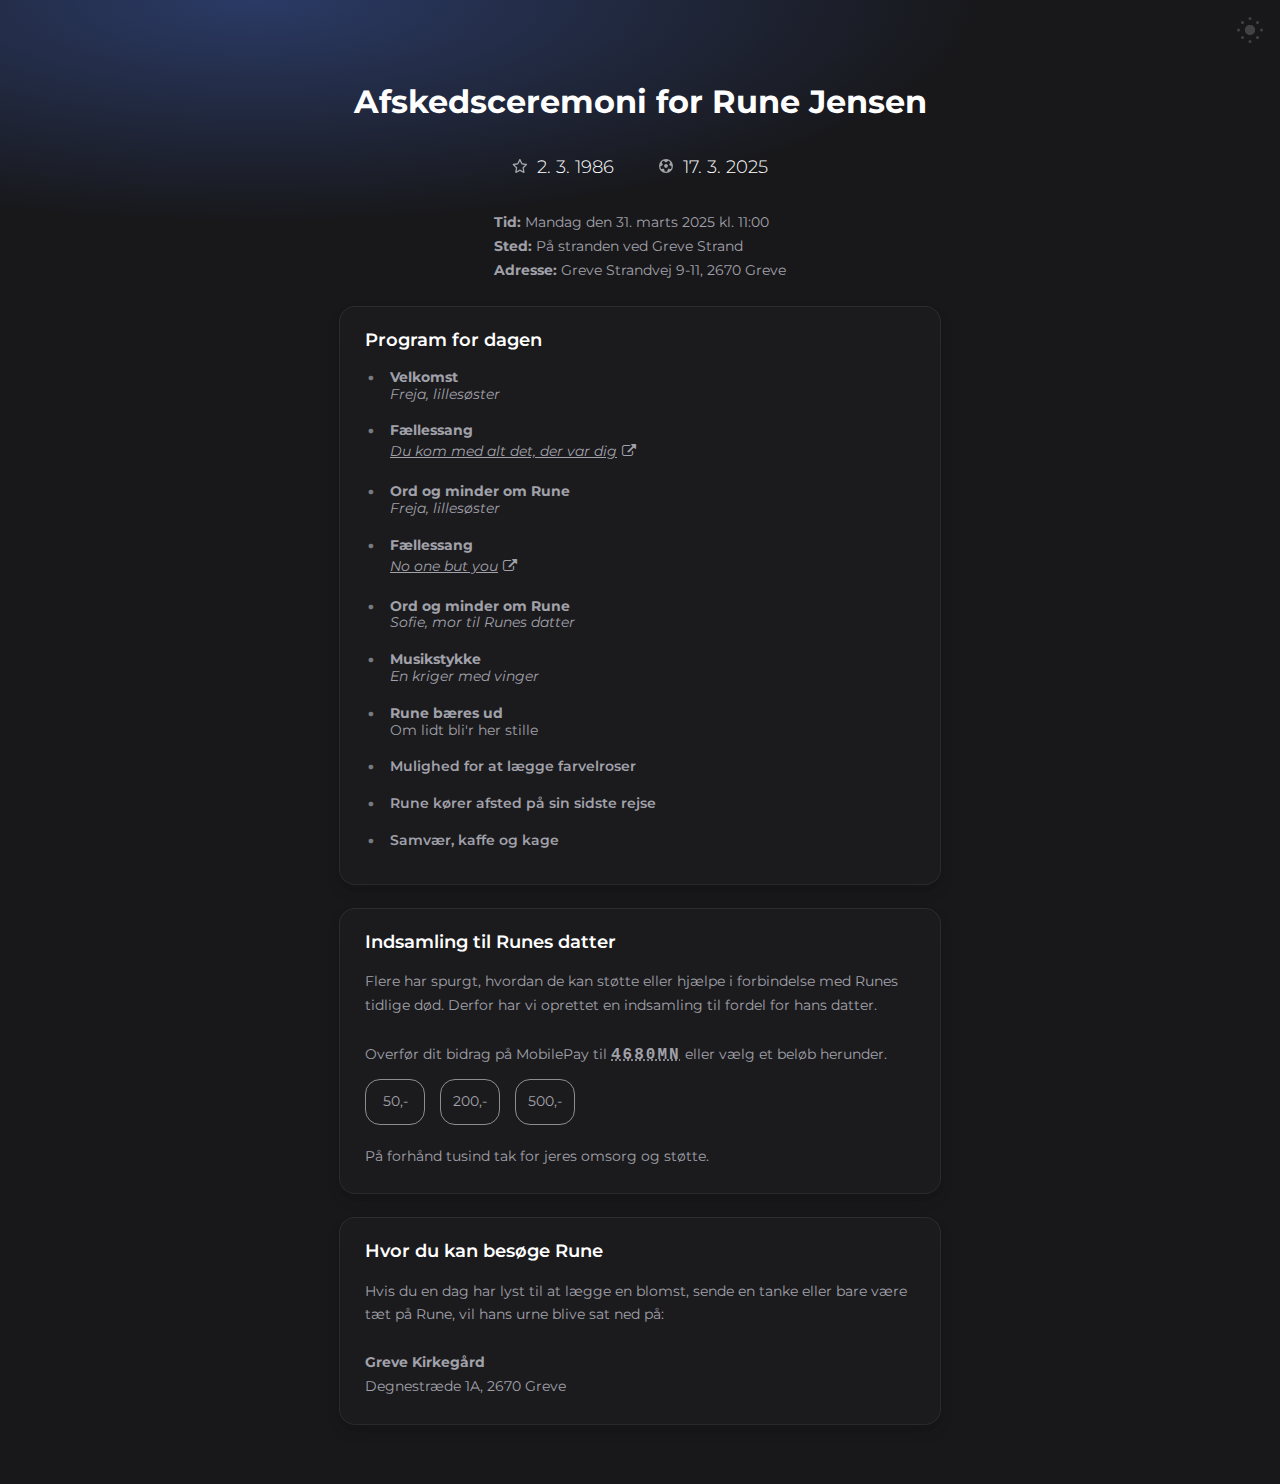
<file: index.html>
<!DOCTYPE html>
<html lang="da">

<head>
  <meta charset="UTF-8">
  <meta name="viewport" content="width=device-width, initial-scale=1.0">
  <meta http-equiv="X-UA-Compatible" content="ie=edge">
  <title>Runes Afsked</title>
  <link rel="stylesheet" href="style.css">
  <link rel="stylesheet" href="https://cdnjs.cloudflare.com/ajax/libs/font-awesome/4.7.0/css/font-awesome.min.css">
</head>

<body>

  <div class="grid">
    <h1>
      Afskedsceremoni for&nbsp;Rune&nbsp;Jensen
    </h1>
    <h2>
      <svg class="icon" xmlns="http://www.w3.org/2000/svg" viewBox="0 0 576 512"><!--!Font Awesome Free 6.7.2 by @fontawesome - https://fontawesome.com License - https://fontawesome.com/license/free Copyright 2025 Fonticons, Inc.--><path d="M287.9 0c9.2 0 17.6 5.2 21.6 13.5l68.6 141.3 153.2 22.6c9 1.3 16.5 7.6 19.3 16.3s.5 18.1-5.9 24.5L433.6 328.4l26.2 155.6c1.5 9-2.2 18.1-9.7 23.5s-17.3 6-25.3 1.7l-137-73.2L151 509.1c-8.1 4.3-17.9 3.7-25.3-1.7s-11.2-14.5-9.7-23.5l26.2-155.6L31.1 218.2c-6.5-6.4-8.7-15.9-5.9-24.5s10.3-14.9 19.3-16.3l153.2-22.6L266.3 13.5C270.4 5.2 278.7 0 287.9 0zm0 79L235.4 187.2c-3.5 7.1-10.2 12.1-18.1 13.3L99 217.9 184.9 303c5.5 5.5 8.1 13.3 6.8 21L171.4 443.7l105.2-56.2c7.1-3.8 15.6-3.8 22.6 0l105.2 56.2L384.2 324.1c-1.3-7.7 1.2-15.5 6.8-21l85.9-85.1L358.6 200.5c-7.8-1.2-14.6-6.1-18.1-13.3L287.9 79z"/></svg>
      &nbsp;2. 3. 1986 &nbsp; &nbsp; &nbsp; &nbsp; 
      <svg class="icon" xmlns="http://www.w3.org/2000/svg" viewBox="0 0 512 512"><!--!Font Awesome Free 6.7.2 by @fontawesome - https://fontawesome.com License - https://fontawesome.com/license/free Copyright 2025 Fonticons, Inc.--><path d="M435.4 361.4l-89.7-6c-5.2-.3-10.3 1.1-14.5 4.2s-7.2 7.4-8.4 12.5l-22 87.2c-14.4 3.2-29.4 4.8-44.8 4.8s-30.3-1.7-44.8-4.8l-22-87.2c-1.3-5-4.3-9.4-8.4-12.5s-9.3-4.5-14.5-4.2l-89.7 6C61.7 335.9 51.9 307 49 276.2L125 228.3c4.4-2.8 7.6-7 9.2-11.9s1.4-10.2-.5-15L100.4 118c19.9-22.4 44.6-40.5 72.4-52.7l69.1 57.6c4 3.3 9 5.1 14.1 5.1s10.2-1.8 14.1-5.1l69.1-57.6c27.8 12.2 52.5 30.3 72.4 52.7l-33.4 83.4c-1.9 4.8-2.1 10.1-.5 15s4.9 9.1 9.2 11.9L463 276.2c-3 30.8-12.7 59.7-27.6 85.2zM256 48l.9 0-1.8 0 .9 0zM56.7 196.2c.9-3 1.9-6.1 2.9-9.1l-2.9 9.1zM132 423l3.8 2.7c-1.3-.9-2.5-1.8-3.8-2.7zm248.1-.1c-1.3 1-2.6 2-4 2.9l4-2.9zm75.2-226.7l-3-9.2c1.1 3 2.1 6.1 3 9.2zM256 512A256 256 0 1 0 256 0a256 256 0 1 0 0 512zm14.1-325.7c-8.4-6.1-19.8-6.1-28.2 0L194 221c-8.4 6.1-11.9 16.9-8.7 26.8l18.3 56.3c3.2 9.9 12.4 16.6 22.8 16.6l59.2 0c10.4 0 19.6-6.7 22.8-16.6l18.3-56.3c3.2-9.9-.3-20.7-8.7-26.8l-47.9-34.8z"/></svg>
      &nbsp;17. 3. 2025
    </h2>
    <p class="dato">
      <b>Tid:</b> Mandag den 31. marts 2025 kl. 11:00<br />
      <b>Sted:</b> På stranden ved Greve Strand<br />
      <b>Adresse:</b> Greve Strandvej 9-11, 2670 Greve<br />
    </p>
    <div class="card program">
      <h4>Program for dagen</h4>
      <p class="vers">
        <span style="font-weight: 700;">Velkomst</span>
        <br/>
        <i>Freja, lillesøster</i>
      </p>
      <p class="vers">
        <span style="font-weight: 700;">Fællessang</span>
        <br/>
        <a href="/sang1/sang.html">Du kom med alt det, der&nbsp;var&nbsp;dig</a>
      </p>
      <p class="vers">
        <span style="font-weight: 700;">Ord og minder om Rune</span>
        <br/>
        <i>Freja, lillesøster</i>
      </p>
      <p class="vers">
        <span style="font-weight: 700;">Fællessang</span>
        <br/>
        <a href="/sang2/sang.html">No one but you</a>
      </p>
      <p class="vers">
        <span style="font-weight: 700;">Ord og minder om Rune</span>
        <br/>
        <i>Sofie, mor til Runes datter</i>
      </p>
      <p class="vers">
        <span style="font-weight: 700;">Musikstykke</span>
        <br/>
        <i>En kriger med vinger</i>
      </p>
      <p class="vers">
        <span style="font-weight: 700;">Rune bæres ud</span>
        <br/>
        Om lidt bli'r her stille
      </p>
      <p class="vers">
        <span style="font-weight: 600;">
          Mulighed for at lægge farvelroser
        </span>
      </p>
      <p class="vers">
        <span style="font-weight: 600;">
          Rune kører afsted på sin sidste rejse
        </span>
      </p>
      <p class="vers">
        <span style="font-weight: 600;">
          Samvær, kaffe og kage
        </span>
      </p>

      <!-- <div class="shine"></div> -->
    </div>
    <div class="card indsamling">
      <h4>
        Indsamling til Runes datter
      </h4>
      <p>
        Flere har spurgt, hvordan de kan støtte eller hjælpe i forbindelse med Runes tidlige død.
        Derfor har vi oprettet en indsamling til fordel for hans datter.<br /><br />
        Overfør dit bidrag på MobilePay til <a href="https://qr.mobilepay.dk/box/c47f6024-f2ce-442e-9c93-208631a74de1/pay-in?comment=Indsamling%20til%20Runes%20datter" style="text-decoration-style: dotted; font-weight:700; font-family: 'Courier New', Courier, monospace; letter-spacing: 2px;font-size: 16px;">4680MN</a> eller vælg et beløb herunder.
        <br/>
      </p>
      <p class="indsamlingsknapper">
        <a href="https://qr.mobilepay.dk/box/c47f6024-f2ce-442e-9c93-208631a74de1/pay-in?amount=5000&comment=Indsamling%20til%20Runes%20datter">
          50,-
        </a>
        <a href="https://qr.mobilepay.dk/box/c47f6024-f2ce-442e-9c93-208631a74de1/pay-in?amount=20000&comment=Indsamling%20til%20Runes%20datter">
          200,-
        </a>
        <a href="https://qr.mobilepay.dk/box/c47f6024-f2ce-442e-9c93-208631a74de1/pay-in?amount=50000&comment=Indsamling%20til%20Runes%20datter">
          500,-
        </a>
      </p>
      <p>
        På forhånd tusind tak for jeres omsorg og støtte.
      </p>
    </div>
    <div class="card indsamling">
      <h4>Hvor du kan besøge Rune</h4>
      <p>
        Hvis du en dag har lyst til at lægge en blomst, sende en tanke eller bare være tæt på Rune, vil hans urne blive sat ned på:<br/><br/>
        <a style="text-decoration: none;font-weight: 700;" href="https://maps.app.goo.gl/uqLzevPbt4QYr8YZA">
          Greve Kirkegård
        </a>
        <br/>Degnestræde 1A, 2670 Greve
      </p>
    </div>
  </div>

  <label class="day-night">
    <input type="checkbox" checked />
    <div></div>
  </label>

  <script src="script.js"></script>
</body>

</html>
</file>
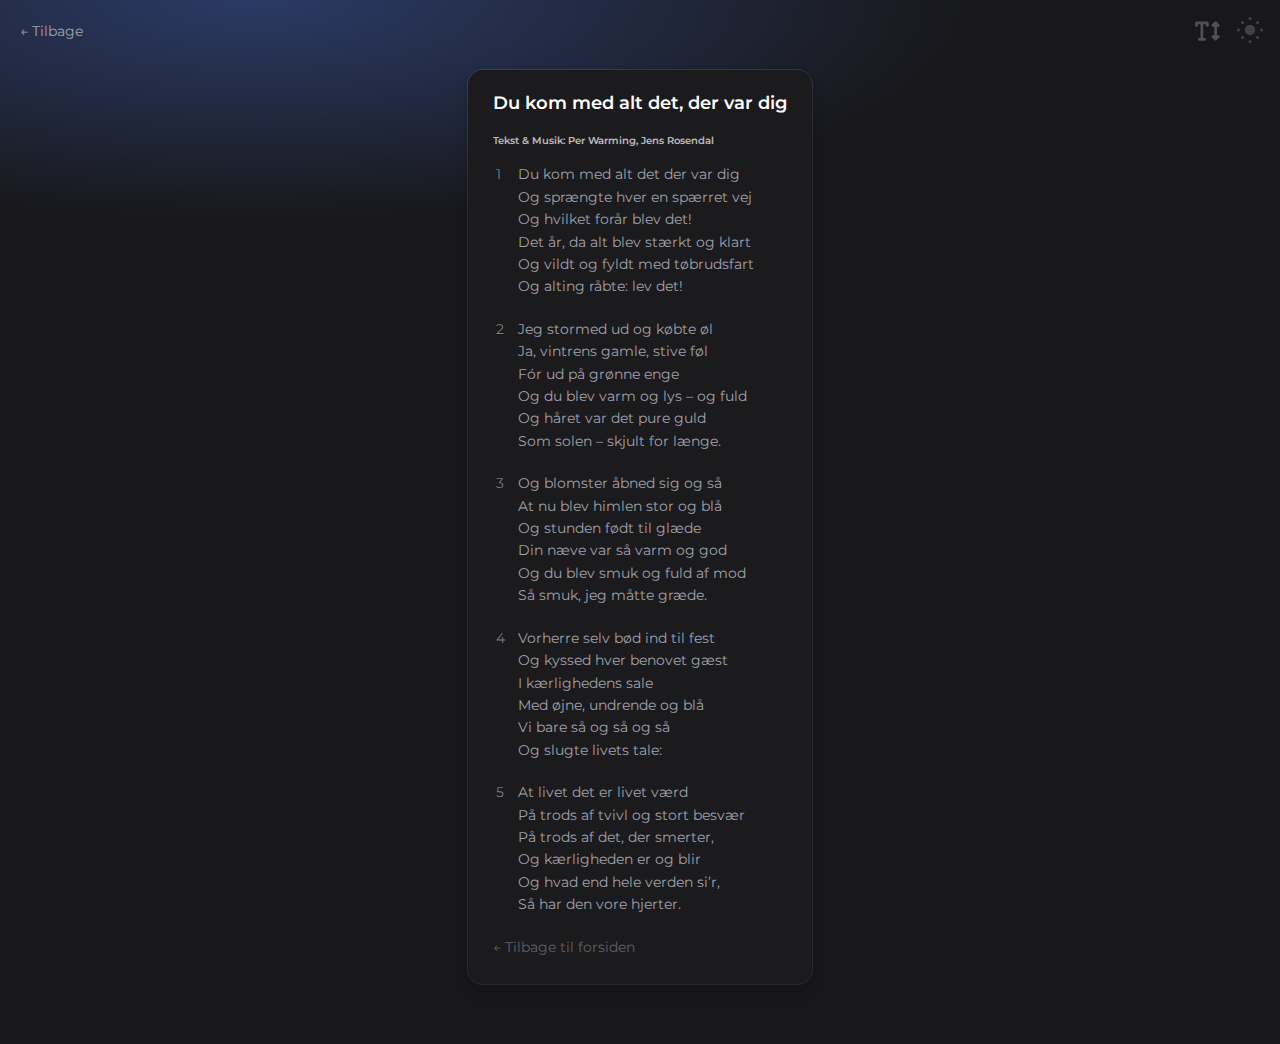
<file: sang1/sang.html>
<!DOCTYPE html>
<html lang="da">

<head>
    <meta charset="UTF-8">
    <meta name="viewport" content="width=device-width, initial-scale=1.0">
    <meta http-equiv="X-UA-Compatible" content="ie=edge">
    <title>Du kom med alt det, der var dig</title>
    <link rel="stylesheet" href="../style.css">
</head>

<body>

    <div class="grid">
        <div class="card sang">
            <!-- <span class="icon">
                <svg
                viewBox="0 0 24 24"
                fill="none"
                stroke="currentColor"
                stroke-width="1.2"
                stroke-linecap="round"
                stroke-linejoin="round"
                xmlns="http://www.w3.org/2000/svg"
                >
                <path
                    d="M14.5 3.5C14.5 3.5 14.5 5.5 12 5.5C9.5 5.5 9.5 3.5 9.5 3.5H7.5L4.20711 6.79289C3.81658 7.18342 3.81658 7.81658 4.20711 8.20711L6.5 10.5V20.5H17.5V10.5L19.7929 8.20711C20.1834 7.81658 20.1834 7.18342 19.7929 6.79289L16.5 3.5H14.5Z"
                />
                </svg>
            </span> -->
            <h4>Du kom med alt det, der&nbsp;var&nbsp;dig</h4>
            <h5>Tekst & Musik: Per Warming, Jens Rosendal</h5>
            <p class="vers">
                Du kom med alt det der var dig<br />
                Og sprængte hver en spærret vej<br />
                Og hvilket forår blev det!<br />
                Det år, da alt blev stærkt og klart<br />
                Og vildt og fyldt med tøbrudsfart<br />
                Og alting råbte: lev det!
            </p>
            <p class="vers">
                Jeg stormed ud og købte øl<br />
                Ja, vintrens gamle, stive føl<br />
                Fór ud på grønne enge<br />
                Og du blev varm og lys – og fuld<br />
                Og håret var det pure guld<br />
                Som solen – skjult for længe.
            </p>
            <p class="vers">
                Og blomster åbned sig og så<br />
                At nu blev himlen stor og blå<br />
                Og stunden født til glæde<br />
                Din næve var så varm og god<br />
                Og du blev smuk og fuld af mod<br />
                Så smuk, jeg måtte græde.
            </p>
            <p class="vers">
                Vorherre selv bød ind til fest<br />
                Og kyssed hver benovet gæst<br />
                I kærlighedens sale<br />
                Med øjne, undrende og blå<br />
                Vi bare så og så og så<br />
                Og slugte livets tale:
            </p>
            <p class="vers">
                At livet det er livet værd<br />
                På trods af tvivl og stort besvær<br />
                På trods af det, der smerter,<br />
                Og kærligheden er og blir<br />
                Og hvad end hele verden si’r,<br />
                Så har den vore hjerter.
            </p>
            <p>
                <a style="text-decoration: none; color:inherit; opacity: 0.5" href="../">&#8592; Tilbage til forsiden</a>
            </p>
        </div>
    </div>

    <label class="day-night">
        <input type="checkbox" checked />
        <div></div>
    </label>

    <p class="nav">
        <a href="../">&#8592; Tilbage</a>
    </p>

    <svg class="text-size" xmlns="http://www.w3.org/2000/svg" viewBox="0 0 576 512"><!--!Font Awesome Free 6.7.2 by @fontawesome - https://fontawesome.com License - https://fontawesome.com/license/free Copyright 2025 Fonticons, Inc.--><path d="M64 128l0-32 64 0 0 320-32 0c-17.7 0-32 14.3-32 32s14.3 32 32 32l128 0c17.7 0 32-14.3 32-32s-14.3-32-32-32l-32 0 0-320 64 0 0 32c0 17.7 14.3 32 32 32s32-14.3 32-32l0-48c0-26.5-21.5-48-48-48L160 32 48 32C21.5 32 0 53.5 0 80l0 48c0 17.7 14.3 32 32 32s32-14.3 32-32zM502.6 41.4c-12.5-12.5-32.8-12.5-45.3 0l-64 64c-9.2 9.2-11.9 22.9-6.9 34.9s16.6 19.8 29.6 19.8l32 0 0 192-32 0c-12.9 0-24.6 7.8-29.6 19.8s-2.2 25.7 6.9 34.9l64 64c12.5 12.5 32.8 12.5 45.3 0l64-64c9.2-9.2 11.9-22.9 6.9-34.9s-16.6-19.8-29.6-19.8l-32 0 0-192 32 0c12.9 0 24.6-7.8 29.6-19.8s2.2-25.7-6.9-34.9l-64-64z"/></svg>

    <script src="../script.js"></script>
</body>

</html>
</file>
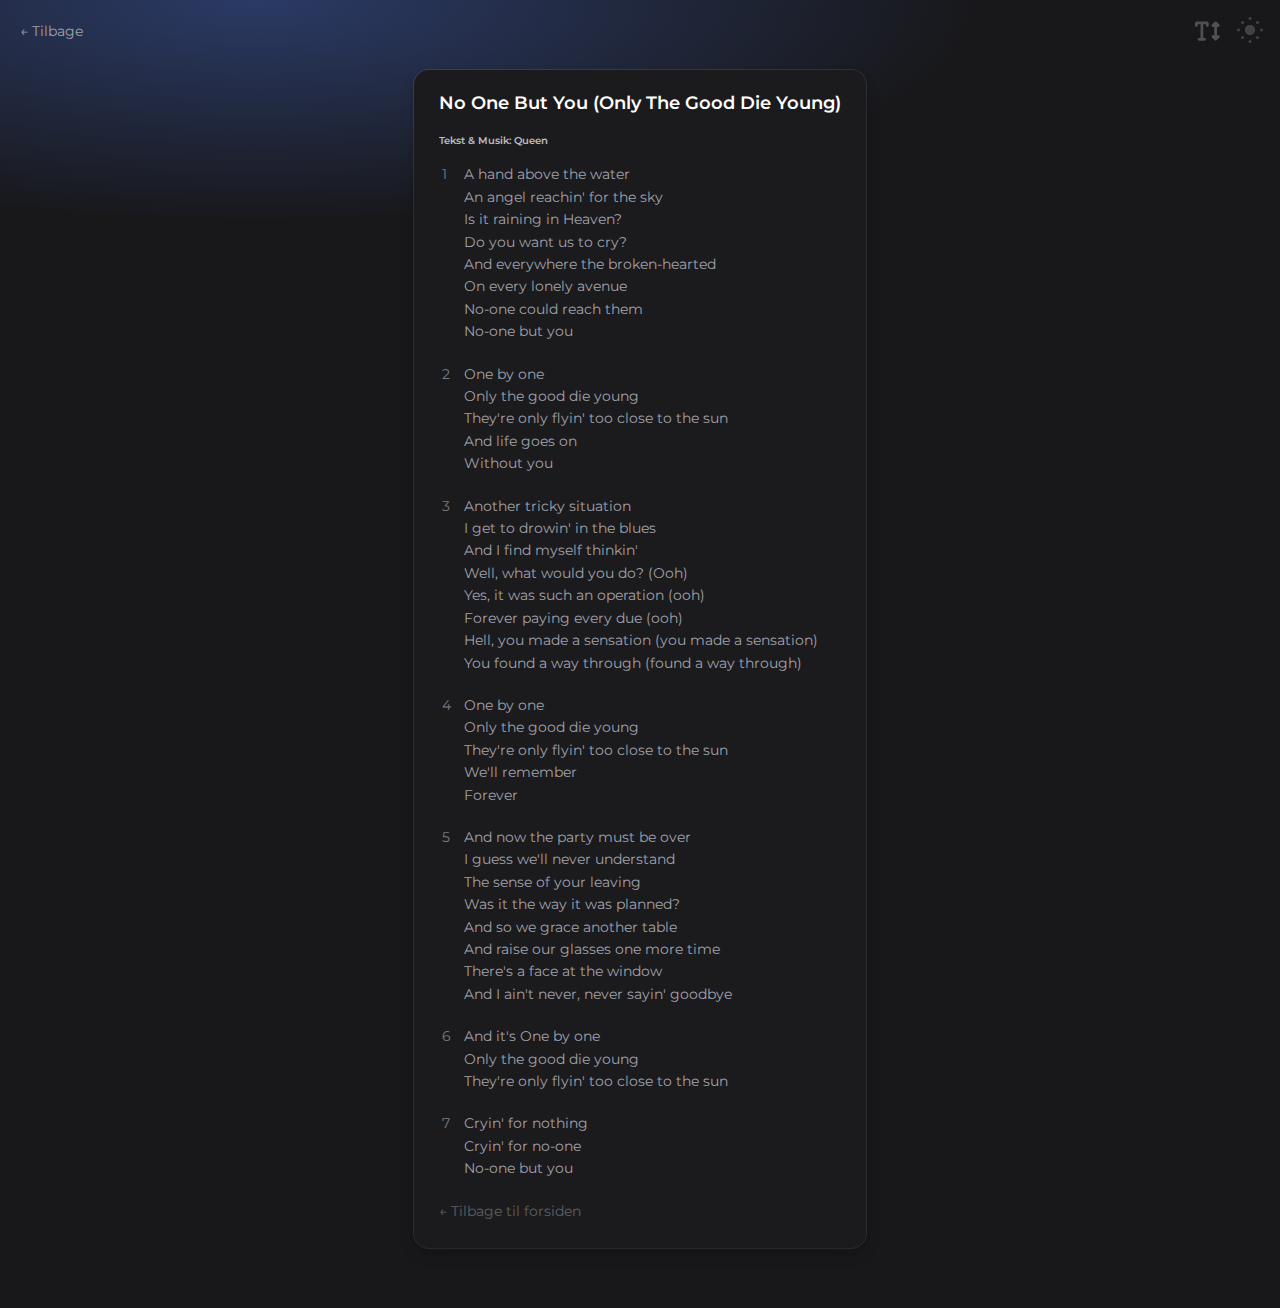
<file: sang2/sang.html>
<!DOCTYPE html>
<html lang="da">

<head>
    <meta charset="UTF-8">
    <meta name="viewport" content="width=device-width, initial-scale=1.0">
    <meta http-equiv="X-UA-Compatible" content="ie=edge">
    <title>No One But You</title>
    <link rel="stylesheet" href="../style.css">
</head>

<body>

    <div class="grid">
        <div class="card sang">
            <!-- <span class="icon">
                <svg
                viewBox="0 0 24 24"
                fill="none"
                stroke="currentColor"
                stroke-width="1.2"
                stroke-linecap="round"
                stroke-linejoin="round"
                xmlns="http://www.w3.org/2000/svg"
                >
                <path
                    d="M14.5 3.5C14.5 3.5 14.5 5.5 12 5.5C9.5 5.5 9.5 3.5 9.5 3.5H7.5L4.20711 6.79289C3.81658 7.18342 3.81658 7.81658 4.20711 8.20711L6.5 10.5V20.5H17.5V10.5L19.7929 8.20711C20.1834 7.81658 20.1834 7.18342 19.7929 6.79289L16.5 3.5H14.5Z"
                />
                </svg>
            </span> -->
            <h4>No One But You (Only&nbsp;The&nbsp;Good&nbsp;Die&nbsp;Young)</h4>
            <h5>Tekst & Musik: Queen</h5>
            <p class="vers">
                A hand above the water<br />
                An angel reachin' for the sky<br />
                Is it raining in Heaven?<br />
                Do you want us to cry?<br />
                And everywhere the broken-hearted<br />
                On every lonely avenue<br />
                No-one could reach them<br />
                No-one but you
            </p>
            <p class="vers">
                One by one<br />
                Only the good die young<br />
                They're only flyin' too close to the sun<br />
                And life goes on<br />
                Without you
            </p>
            <p class="vers">
                Another tricky situation<br />
                I get to drowin' in the blues<br />
                And I find myself thinkin'<br />
                Well, what would you do? (Ooh)<br />
                Yes, it was such an operation (ooh)<br />
                Forever paying every due (ooh)<br />
                Hell, you made a sensation (you made a sensation)<br />
                You found a way through (found a way through)<br />
            </p>
            <p class="vers">
                One by one<br />
                Only the good die young<br />
                They're only flyin' too close to the sun<br />
                We'll remember<br />
                Forever
            </p>
            <p class="vers">
                And now the party must be over<br />
                I guess we'll never understand<br />
                The sense of your leaving<br />
                Was it the way it was planned?<br />
                And so we grace another table<br />
                And raise our glasses one more time<br />
                There's a face at the window<br />
                And I ain't never, never sayin' goodbye
            </p>
            <p class="vers">
                And it's One by one<br />
                Only the good die young<br />
                They're only flyin' too close to the sun
            </p>
            <p class="vers">
                Cryin' for nothing<br />
                Cryin' for no-one<br />
                No-one but you
            </p>
            <p>
                <a style="text-decoration: none; color:inherit; opacity: 0.5" href="../">&#8592; Tilbage til
                    forsiden</a>
            </p>
            <!-- <div class="shine"></div> -->
        </div>
    </div>

    <label class="day-night">
        <input type="checkbox" checked />
        <div></div>
    </label>
    <p class="nav">
        <a href="../">&#8592; Tilbage</a>
    </p>

    <svg class="text-size" xmlns="http://www.w3.org/2000/svg" viewBox="0 0 576 512"><!--!Font Awesome Free 6.7.2 by @fontawesome - https://fontawesome.com License - https://fontawesome.com/license/free Copyright 2025 Fonticons, Inc.--><path d="M64 128l0-32 64 0 0 320-32 0c-17.7 0-32 14.3-32 32s14.3 32 32 32l128 0c17.7 0 32-14.3 32-32s-14.3-32-32-32l-32 0 0-320 64 0 0 32c0 17.7 14.3 32 32 32s32-14.3 32-32l0-48c0-26.5-21.5-48-48-48L160 32 48 32C21.5 32 0 53.5 0 80l0 48c0 17.7 14.3 32 32 32s32-14.3 32-32zM502.6 41.4c-12.5-12.5-32.8-12.5-45.3 0l-64 64c-9.2 9.2-11.9 22.9-6.9 34.9s16.6 19.8 29.6 19.8l32 0 0 192-32 0c-12.9 0-24.6 7.8-29.6 19.8s-2.2 25.7 6.9 34.9l64 64c12.5 12.5 32.8 12.5 45.3 0l64-64c9.2-9.2 11.9-22.9 6.9-34.9s-16.6-19.8-29.6-19.8l-32 0 0-192 32 0c12.9 0 24.6-7.8 29.6-19.8s2.2-25.7-6.9-34.9l-64-64z"/></svg>

    <script src="../script.js"></script>
</body>

</html>
</file>
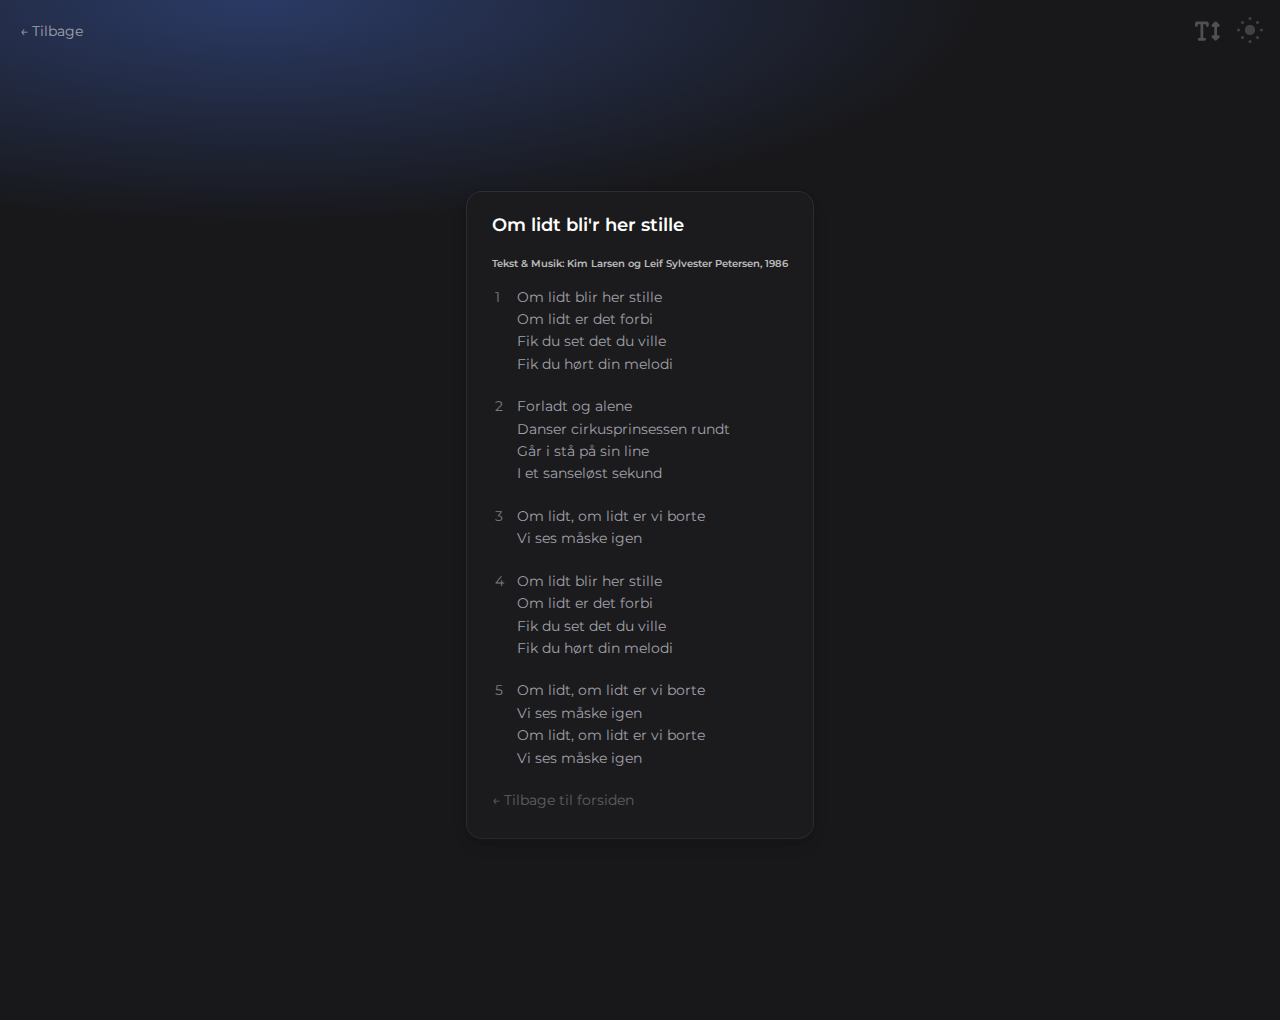
<file: sang3/sang.html>
<!DOCTYPE html>
<html lang="da">

<head>
    <meta charset="UTF-8">
    <meta name="viewport" content="width=device-width, initial-scale=1.0">
    <meta http-equiv="X-UA-Compatible" content="ie=edge">
    <title>Om lidt bli'r her stille</title>
    <link rel="stylesheet" href="../style.css">
</head>

<body>

    <div class="grid">
        <div class="card sang">
            <h4>Om lidt bli'r her stille</h4>
            <h5>Tekst & Musik: Kim Larsen og Leif Sylvester Petersen, 1986</h5>
            <p class="vers">
                Om lidt blir her stille<br />
                Om lidt er det forbi<br />
                Fik du set det du ville<br />
                Fik du hørt din melodi
            </p>
            <p class="vers">
                Forladt og alene<br />
                Danser cirkusprinsessen rundt<br />
                Går i stå på sin line<br />
                I et sanseløst sekund
            </p>
            <p class="vers">
                Om lidt, om lidt er vi borte<br />
                Vi ses måske igen
            </p>
            <p class="vers">
                Om lidt blir her stille<br />
                Om lidt er det forbi<br />
                Fik du set det du ville<br />
                Fik du hørt din melodi
            </p>
            <p class="vers">
                Om lidt, om lidt er vi borte<br />
                Vi ses måske igen<br />
                Om lidt, om lidt er vi borte<br />
                Vi ses måske igen
            </p>
            <p>
                <a style="text-decoration: none; color:inherit; opacity: 0.5" href="../">&#8592; Tilbage til forsiden</a>
            </p>
        </div>
    </div>

    <label class="day-night">
        <input type="checkbox" checked />
        <div></div>
    </label>
    <p class="nav">
        <a href="../">&#8592; Tilbage</a>
    </p>

    <svg class="text-size" xmlns="http://www.w3.org/2000/svg" viewBox="0 0 576 512"><!--!Font Awesome Free 6.7.2 by @fontawesome - https://fontawesome.com License - https://fontawesome.com/license/free Copyright 2025 Fonticons, Inc.--><path d="M64 128l0-32 64 0 0 320-32 0c-17.7 0-32 14.3-32 32s14.3 32 32 32l128 0c17.7 0 32-14.3 32-32s-14.3-32-32-32l-32 0 0-320 64 0 0 32c0 17.7 14.3 32 32 32s32-14.3 32-32l0-48c0-26.5-21.5-48-48-48L160 32 48 32C21.5 32 0 53.5 0 80l0 48c0 17.7 14.3 32 32 32s32-14.3 32-32zM502.6 41.4c-12.5-12.5-32.8-12.5-45.3 0l-64 64c-9.2 9.2-11.9 22.9-6.9 34.9s16.6 19.8 29.6 19.8l32 0 0 192-32 0c-12.9 0-24.6 7.8-29.6 19.8s-2.2 25.7 6.9 34.9l64 64c12.5 12.5 32.8 12.5 45.3 0l64-64c9.2-9.2 11.9-22.9 6.9-34.9s-16.6-19.8-29.6-19.8l-32 0 0-192 32 0c12.9 0 24.6-7.8 29.6-19.8s2.2-25.7-6.9-34.9l-64-64z"/></svg>

    <script src="../script.js"></script>
</body>

</html>
</file>
<file: style.css>
@import url('https://fonts.googleapis.com/css2?family=Montserrat:ital,wght@0,100..900;1,100..900&display=swap');

body {
  --background-color: #18181B;
  --text-color: #A1A1AA;
  --card-background-color: rgba(255, 255, 255, .015);
  --card-border-color: rgba(255, 255, 255, 0.1);
  --card-box-shadow-1: rgba(0, 0, 0, 0.05);
  --card-box-shadow-1-y: 3px;
  --card-box-shadow-1-blur: 6px;
  --card-box-shadow-2: rgba(0, 0, 0, 0.1);
  --card-box-shadow-2-y: 8px;
  --card-box-shadow-2-blur: 15px;
  --card-label-color: #FFFFFF;
  --card-icon-color: #D4D4D8;
  --card-icon-background-color: rgba(255, 255, 255, 0.08);
  --card-icon-border-color: rgba(255, 255, 255, 0.12);
  --card-shine-opacity: .1;
  --card-shine-gradient: conic-gradient(from 205deg at 50% 50%, rgba(55, 81, 151, 0) 0deg, #10B981 25deg, rgba(55, 81, 151, 0.18) 295deg, rgba(55, 81, 151, 0) 360deg);
  --card-line-color: #2A2B2C;
  --card-tile-color: rgba(55, 81, 151, 0.05);
  --card-hover-border-color: rgba(255, 255, 255, 0.2);
  --card-hover-box-shadow-1: rgba(0, 0, 0, 0.04);
  --card-hover-box-shadow-1-y: 5px;
  --card-hover-box-shadow-1-blur: 10px;
  --card-hover-box-shadow-2: rgba(0, 0, 0, 0.3);
  --card-hover-box-shadow-2-y: 15px;
  --card-hover-box-shadow-2-blur: 25px;
  --card-hover-icon-color: #375197;
  --card-hover-icon-background-color: rgba(55, 81, 151, 0.1);
  --card-hover-icon-border-color: rgba(55, 81, 151, 0.2);
  --blur-opacity: .6;
}
body.light {
  --background-color: #FAFAFA;
  --text-color: #52525B;
  --card-background-color: transparent;
  --card-border-color: rgba(24, 24, 27, 0.08);
  --card-box-shadow-1: rgba(24, 24, 27, 0.02);
  --card-box-shadow-1-y: 3px;
  --card-box-shadow-1-blur: 6px;
  --card-box-shadow-2: rgba(24, 24, 27, 0.04);
  --card-box-shadow-2-y: 2px;
  --card-box-shadow-2-blur: 7px;
  --card-label-color: #18181B;
  --card-icon-color: #18181B;
  --card-icon-background-color: rgba(24, 24, 27, 0.04);
  --card-icon-border-color: rgba(24, 24, 27, 0.1);
  --card-shine-opacity: .3;
  --card-shine-gradient: conic-gradient(from 225deg at 50% 50%, rgba(16, 185, 129, 0) 0deg, #10B981 25deg, #EDFAF6 285deg, #FFFFFF 345deg, rgba(16, 185, 129, 0) 360deg);
  --card-line-color: #E9E9E7;
  --card-tile-color: rgba(55, 81, 151, 0.08);
  --card-hover-border-color: rgba(24, 24, 27, 0.15);
  --card-hover-box-shadow-1: rgba(24, 24, 27, 0.05);
  --card-hover-box-shadow-1-y: 3px;
  --card-hover-box-shadow-1-blur: 6px;
  --card-hover-box-shadow-2: rgba(24, 24, 27, 0.1);
  --card-hover-box-shadow-2-y: 8px;
  --card-hover-box-shadow-2-blur: 15px;
  --card-hover-icon-color: #18181B;
  --card-hover-icon-background-color: rgba(24, 24, 27, 0.04);
  --card-hover-icon-border-color: rgba(24, 24, 27, 0.34);
  --blur-opacity: .01;
}
body.toggle .grid * {
  transition-duration: 0s !important;
}

.grid {
  display: grid;
  grid-template-columns: auto;
  grid-gap: 25px;
  max-width: 600px;
  position: relative;
  z-index: 1;
}

.card {
  background-color: var(--background-color);
  box-shadow: 0px var(--card-box-shadow-1-y) var(--card-box-shadow-1-blur) var(--card-box-shadow-1), 0px var(--card-box-shadow-2-y) var(--card-box-shadow-2-blur) var(--card-box-shadow-2), 0 0 0 1px var(--card-border-color);
  padding: 25px;
  border-radius: 15px;
  cursor: default;
  position: relative;
  transition: box-shadow 0.25s;
}
.card::before {
  content: "";
  position: absolute;
  inset: 0;
  border-radius: 15px;
  background-color: var(--card-background-color);
}
.card .icon {
  z-index: 2;
  position: relative;
  display: table;
  padding: 8px;
}
.card .icon::after {
  content: "";
  position: absolute;
  inset: 4.5px;
  border-radius: 50%;
  background-color: var(--card-icon-background-color);
  border: 1px solid var(--card-icon-border-color);
  -webkit-backdrop-filter: blur(2px);
          backdrop-filter: blur(2px);
  transition: background-color 0.25s, border-color 0.25s;
}
.card .icon svg {
  position: relative;
  z-index: 1;
  display: block;
  width: 24px;
  height: 24px;
  transform: translateZ(0);
  color: var(--card-icon-color);
  transition: color 0.25s;
}
h1 {
  font-size: 32px;
  color: var(--card-label-color);
  text-align: center;
  margin: 22px 0 5px 0;
}
h2 {
  font-weight: 300;
  font-size: 18px;
  color: var(--card-label-color);
  text-align: center;
  margin: 5px 0 8px 0;
}
h3 {
  z-index: 2;
  position: relative;
  margin: 12px 0 8px 0;
  font-family: inherit;
  font-weight: 600;
  font-size: 24px;
  line-height: 1.3;
  color: var(--card-label-color);
}
h4 {
  z-index: 2;
  position: relative;
  margin: 12px 0 0px 0;
  font-family: inherit;
  font-weight: 600;
  font-size: 18px;
  line-height: 1.3;
  padding:  5px 0 16px 0;
  color: var(--card-label-color);
}
h5 {
  z-index: 2;
  position: relative;
  margin: 0px 0 12px 0;
  font-family: inherit;
  font-weight: 600;
  font-size: 10px;
  line-height: 2;
  color: var(--card-label-color);
  opacity: 0.7;
}
p {
  z-index: 2;
  position: relative;
  margin: 0;
  font-size: 14px;
  line-height: 1.7;
  color: var(--text-color);
}
.card .shine {
  border-radius: inherit;
  position: absolute;
  inset: 0;
  z-index: 1;
  overflow: hidden;
  opacity: 0;
  transition: opacity 0.5s;
}
.card .shine:before {
  content: "";
  width: 150%;
  padding-bottom: 150%;
  border-radius: 50%;
  position: absolute;
  left: 50%;
  bottom: 55%;
  filter: blur(35px);
  opacity: var(--card-shine-opacity);
  transform: translateX(-50%);
  background-image: var(--card-shine-gradient);
}
.card .background {
  border-radius: inherit;
  position: absolute;
  inset: 0;
  overflow: hidden;
  -webkit-mask-image: radial-gradient(circle at 60% 5%, black 0%, black 15%, transparent 60%);
  mask-image: radial-gradient(circle at 60% 5%, black 0%, black 15%, transparent 60%);
}
.card .background .tiles {
  opacity: 0;
  transition: opacity 0.25s;
}
.card .background .tiles .tile {
  position: absolute;
  background-color: var(--card-tile-color);
  -webkit-animation-duration: 8s;
          animation-duration: 8s;
  -webkit-animation-iteration-count: infinite;
          animation-iteration-count: infinite;
  opacity: 0;
}
.card .background .tiles .tile.tile-4, .card .background .tiles .tile.tile-6, .card .background .tiles .tile.tile-10 {
  -webkit-animation-delay: -2s;
          animation-delay: -2s;
}
.card .background .tiles .tile.tile-3, .card .background .tiles .tile.tile-5, .card .background .tiles .tile.tile-8 {
  -webkit-animation-delay: -4s;
          animation-delay: -4s;
}
.card .background .tiles .tile.tile-2, .card .background .tiles .tile.tile-9 {
  -webkit-animation-delay: -6s;
          animation-delay: -6s;
}
.card .background .tiles .tile.tile-1 {
  top: 0;
  left: 0;
  height: 10%;
  width: 22.5%;
}
.card .background .tiles .tile.tile-2 {
  top: 0;
  left: 22.5%;
  height: 10%;
  width: 27.5%;
}
.card .background .tiles .tile.tile-3 {
  top: 0;
  left: 50%;
  height: 10%;
  width: 27.5%;
}
.card .background .tiles .tile.tile-4 {
  top: 0;
  left: 77.5%;
  height: 10%;
  width: 22.5%;
}
.card .background .tiles .tile.tile-5 {
  top: 10%;
  left: 0;
  height: 22.5%;
  width: 22.5%;
}
.card .background .tiles .tile.tile-6 {
  top: 10%;
  left: 22.5%;
  height: 22.5%;
  width: 27.5%;
}
.card .background .tiles .tile.tile-7 {
  top: 10%;
  left: 50%;
  height: 22.5%;
  width: 27.5%;
}
.card .background .tiles .tile.tile-8 {
  top: 10%;
  left: 77.5%;
  height: 22.5%;
  width: 22.5%;
}
.card .background .tiles .tile.tile-9 {
  top: 32.5%;
  left: 50%;
  height: 22.5%;
  width: 27.5%;
}
.card .background .tiles .tile.tile-10 {
  top: 32.5%;
  left: 77.5%;
  height: 22.5%;
  width: 22.5%;
}
@-webkit-keyframes tile {
  0%, 12.5%, 100% {
    opacity: 1;
  }
  25%, 82.5% {
    opacity: 0;
  }
}
@keyframes tile {
  0%, 12.5%, 100% {
    opacity: 1;
  }
  25%, 82.5% {
    opacity: 0;
  }
}
.card .background .line {
  position: absolute;
  inset: 0;
  opacity: 0;
  transition: opacity 0.35s;
}
.card .background .line:before, .card .background .line:after {
  content: "";
  position: absolute;
  background-color: var(--card-line-color);
  transition: transform 0.35s;
}
.card .background .line:before {
  left: 0;
  right: 0;
  height: 1px;
  transform-origin: 0 50%;
  transform: scaleX(0);
}
.card .background .line:after {
  top: 0;
  bottom: 0;
  width: 1px;
  transform-origin: 50% 0;
  transform: scaleY(0);
}
.card .background .line.line-1:before {
  top: 10%;
}
.card .background .line.line-1:after {
  left: 22.5%;
}
.card .background .line.line-1:before, .card .background .line.line-1:after {
  transition-delay: 0.3s;
}
.card .background .line.line-2:before {
  top: 32.5%;
}
.card .background .line.line-2:after {
  left: 50%;
}
.card .background .line.line-2:before, .card .background .line.line-2:after {
  transition-delay: 0.15s;
}
.card .background .line.line-3:before {
  top: 55%;
}
.card .background .line.line-3:after {
  right: 22.5%;
}
.card:hover {
  box-shadow: 0px 3px 6px var(--card-hover-box-shadow-1), 0px var(--card-hover-box-shadow-2-y) var(--card-hover-box-shadow-2-blur) var(--card-hover-box-shadow-2), 0 0 0 1px var(--card-hover-border-color);
}
.card:hover .icon::after {
  background-color: var(--card-hover-icon-background-color);
  border-color: var(--card-hover-icon-border-color);
}
.card:hover .icon svg {
  color: var(--card-hover-icon-color);
}
.card:hover .shine {
  opacity: 1;
  transition-duration: 0.5s;
  transition-delay: 0s;
}
.card:hover .background .tiles {
  opacity: 1;
  transition-delay: 0.25s;
}
.card:hover .background .tiles .tile {
  -webkit-animation-name: tile;
          animation-name: tile;
}
.card:hover .background .line {
  opacity: 1;
  transition-duration: 0.15s;
}
.card:hover .background .line:before {
  transform: scaleX(1);
}
.card:hover .background .line:after {
  transform: scaleY(1);
}
.card:hover .background .line.line-1:before, .card:hover .background .line.line-1:after {
  transition-delay: 0s;
}
.card:hover .background .line.line-2:before, .card:hover .background .line.line-2:after {
  transition-delay: 0.15s;
}
.card:hover .background .line.line-3:before, .card:hover .background .line.line-3:after {
  transition-delay: 0.3s;
}

.day-night {
  cursor: pointer;
  position: absolute;
  right: 20px;
  top: 20px;
  opacity: 0.3;
}

.day-night input {
  display: none;
}
.day-night input + div {
  border-radius: 50%;
  width: 20px;
  height: 20px;
  position: relative;
  box-shadow: inset 8px -8px 0 0 var(--text-color);
  transform: scale(1) rotate(-2deg);
  transition: box-shadow 0.5s ease 0s, transform 0.4s ease 0.1s;
}
.day-night input + div:before {
  content: "";
  width: inherit;
  height: inherit;
  border-radius: inherit;
  position: absolute;
  left: 0;
  top: 0;
  transition: background-color 0.3s ease;
}
.day-night input + div:after {
  content: "";
  width: 6px;
  height: 6px;
  border-radius: 50%;
  margin: -3px 0 0 -3px;
  position: absolute;
  top: 50%;
  left: 50%;
  box-shadow: 0 -23px 0 var(--text-color), 0 23px 0 var(--text-color), 23px 0 0 var(--text-color), -23px 0 0 var(--text-color), 15px 15px 0 var(--text-color), -15px 15px 0 var(--text-color), 15px -15px 0 var(--text-color), -15px -15px 0 var(--text-color);
  transform: scale(0);
  transition: all 0.3s ease;
}
.day-night input:checked + div {
  box-shadow: inset 20px -20px 0 0 var(--text-color);
  transform: scale(0.5) rotate(0deg);
  transition: transform 0.3s ease 0.1s, box-shadow 0.2s ease 0s;
}
.day-night input:checked + div:before {
  background: var(--text-color);
  transition: background-color 0.3s ease 0.1s;
}
.day-night input:checked + div:after {
  transform: scale(1);
  transition: transform 0.5s ease 0.15s;
}

html {
  box-sizing: border-box;
  -webkit-font-smoothing: antialiased;
}

* {
  box-sizing: inherit;
}
*:before, *:after {
  box-sizing: inherit;
}

body {
  min-height: 100vh;
  display: flex;
  font-family: "Montserrat", "Inter", Arial, sans-serif;
  justify-content: center;
  align-items: center;
  background-color: var(--background-color);
  /* overflow: hidden; */
  overflow-x: hidden;
  margin: 60px 20px;
}

body:before {
  content: "";
  position: absolute;
  inset: 0 -60% 65% -60%;
  background-image: radial-gradient(ellipse at top, #375197 0%, var(--background-color) 50%);
  opacity: var(--blur-opacity);
  max-width: 160%;
}

.nav {
  position: absolute;
  left: 20px;
  top: 20px;
  margin: 0;
  padding: 0;
}

.nav a {
  cursor: pointer;
  text-decoration: none;
  color: var(--text-color);
}

svg.text-size {
  cursor: pointer;
  fill: var(--text-color);
  height: 22px;
  position: absolute;
  right: 60px;
  top: 20px;
  opacity: 0.4;
}

svg.text-size:active {
  opacity: 0.7;
}

.card p.vers {
  padding-bottom: 20px;
}

.card p.vers::before {
  margin-left: -22px;
  opacity: 0.7;
  width: 0;
  height: 0;
  display: block;
}

.card p.vers:nth-of-type(1)::before {
  content: "1";
}
.card p.vers:nth-of-type(2)::before {
  content: "2";
}
.card p.vers:nth-of-type(3)::before {
  content: "3";
}
.card p.vers:nth-of-type(4)::before {
  content: "4";
}
.card p.vers:nth-of-type(5)::before {
  content: "5";
}
.card p.vers:nth-of-type(6)::before {
  content: "6";
}
.card p.vers:nth-of-type(7)::before {
  content: "7";
}
.card p.vers:nth-of-type(8)::before {
  content: "8";
}

a {
  text-decoration: underline;
  color: inherit;
}

.dato {
  margin: 0 auto;
}

.program {
  padding-top: 5px;
  padding-bottom: 15px;
}

.program.card p.vers::before {
  content: "•" !important;
  font-weight: 900;
}

.program p {
  margin-left: 25px;
  line-height: 120%;
}

.program a {
  font-style: italic;
}

.program a::after {
  content: "\f08e";
  display: inline-block;
  font: normal normal normal 14px / 1 FontAwesome;
  font-size: inherit;
  text-rendering: auto;
  -webkit-font-smoothing: antialiased;
  -moz-osx-font-smoothing: grayscale;
  padding: 5px;
}

.indsamling {
  padding-top: 5px;
  padding-bottom: 25px;
}

.indsamling svg {
  display: inline-block;
  height: 12px;
  padding-left: 3px;
}

.indsamling .indsamlingsknapper {
  display: flex;
  flex-direction: row;
  justify-content: space-between;
  padding: 10px 0 20px 0;
  max-width: 210px;
}

.indsamling .indsamlingsknapper a {
  border: 1px solid rgba(255,255,255, 0.5);
  text-decoration: none;
  border-radius: 15px;
  padding: 10px;
  flex-basis: 60px;
  flex-grow: 0;
  text-align: center;
}

.indsamling .indsamlingsknapper a:hover {
  transform: scale(105%);
}

.light .indsamling .indsamlingsknapper a {
  border-color: rgba(0,0,0,0.5);
}

.sang {
  margin-top: 10px;
  padding-top: 5px;
  padding-bottom: 25px;
}

.sang p.vers {
  margin-left: 25px;
  line-height: 160%;
}

svg.icon {
  height: 14px;
  fill: var(--card-label-color);
  opacity: 0.6;
}
</file>
